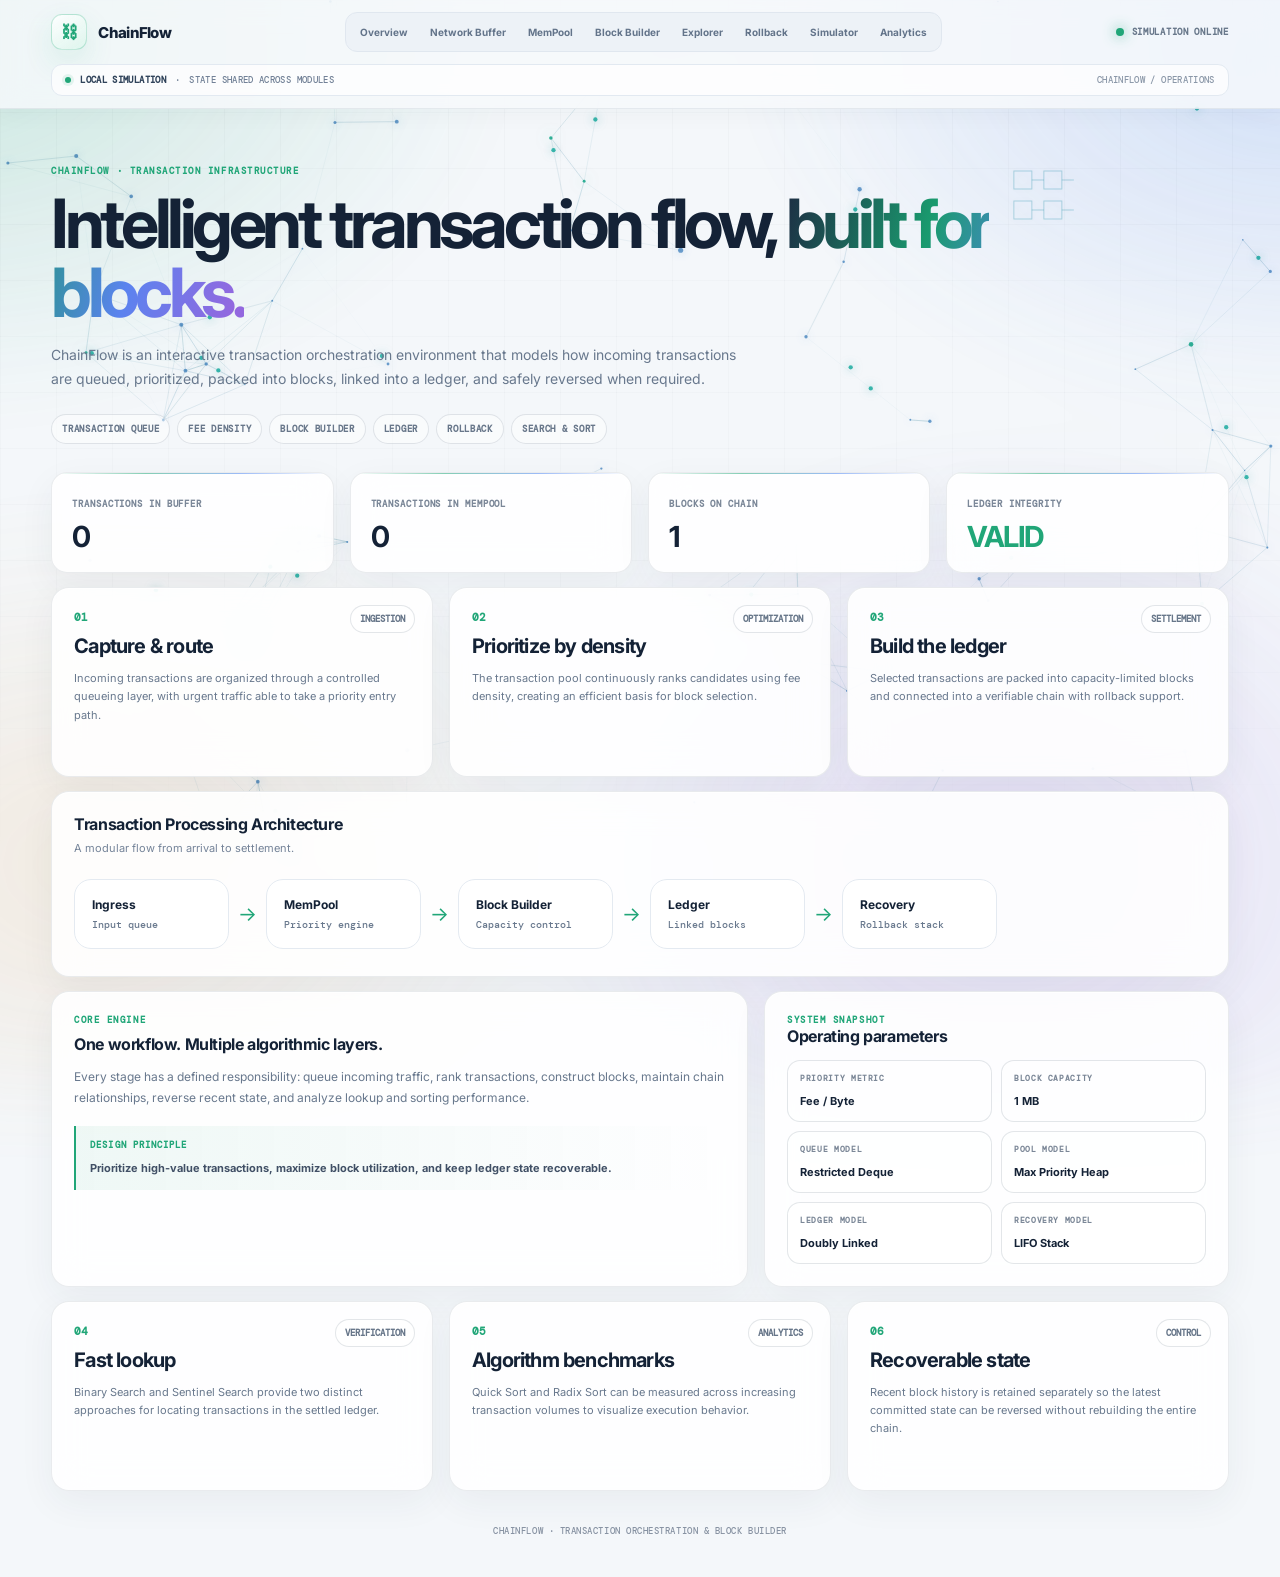
<file: index.html>
<!DOCTYPE html><html lang="en"><head><meta charset="UTF-8"><meta name="viewport" content="width=device-width,initial-scale=1.0">
<title>ChainFlow — Overview</title>
<link rel="preconnect" href="https://fonts.googleapis.com"><link rel="preconnect" href="https://fonts.gstatic.com" crossorigin>
<link href="https://fonts.googleapis.com/css2?family=DM+Mono:wght@400;500;600&family=Inter:wght@400;500;600;700;800&display=swap" rel="stylesheet">
<link rel="stylesheet" href="styles.css"></head><body>
<canvas id="ambient"></canvas>
<div class="nav"><div class="container navin"><div class="brand"><div class="logo"><span>⛓</span></div>ChainFlow</div><nav class="links"><a href="index.html">Overview</a><a href="buffer.html">Network Buffer</a><a href="mempool.html">MemPool</a><a href="builder.html">Block Builder</a><a href="explorer.html">Explorer</a><a href="rollback.html">Rollback</a><a href="simulator.html">Simulator</a><a href="analytics.html">Analytics</a></nav><div class="online">SIMULATION ONLINE</div></div><div class="container"><div class="contextbar"><div class="context-left"><span class="dot"></span><b>LOCAL SIMULATION</b><span>·</span><span>STATE SHARED ACROSS MODULES</span></div><div class="context-right">CHAINFLOW / OPERATIONS</div></div></div></div>
<div class="container">
<section class="hero">
  <div class="eyebrow">CHAINFLOW · TRANSACTION INFRASTRUCTURE</div>
  <h1>Intelligent transaction flow, <span class="grad">built for blocks.</span></h1>
  <p>ChainFlow is an interactive transaction orchestration environment that models how incoming transactions are queued, prioritized, packed into blocks, linked into a ledger, and safely reversed when required.</p>
  <div class="pills">
    <span class="pill">TRANSACTION QUEUE</span>
    <span class="pill">FEE DENSITY</span>
    <span class="pill">BLOCK BUILDER</span>
    <span class="pill">LEDGER</span>
    <span class="pill">ROLLBACK</span>
    <span class="pill">SEARCH & SORT</span>
  </div>
</section>

<section class="grid stats">
  <div class="stat"><small>Transactions in Buffer</small><strong data-buffer-count>0</strong></div>
  <div class="stat"><small>Transactions in MemPool</small><strong data-pool-count>0</strong></div>
  <div class="stat"><small>Blocks on Chain</small><strong data-block-count>1</strong></div>
  <div class="stat"><small>Ledger Integrity</small><strong data-chain-status style="color:var(--green)">VALID</strong></div>
</section>

<section class="grid three sectiongap">
  <div class="card feature">
    <div class="num">01</div><span class="tag">INGESTION</span>
    <h3>Capture & route</h3>
    <p>Incoming transactions are organized through a controlled queueing layer, with urgent traffic able to take a priority entry path.</p>
  </div>
  <div class="card feature">
    <div class="num">02</div><span class="tag">OPTIMIZATION</span>
    <h3>Prioritize by density</h3>
    <p>The transaction pool continuously ranks candidates using fee density, creating an efficient basis for block selection.</p>
  </div>
  <div class="card feature">
    <div class="num">03</div><span class="tag">SETTLEMENT</span>
    <h3>Build the ledger</h3>
    <p>Selected transactions are packed into capacity-limited blocks and connected into a verifiable chain with rollback support.</p>
  </div>
</section>

<section class="card sectiongap">
  <h2>Transaction Processing Architecture</h2>
  <div class="sub">A modular flow from arrival to settlement.</div>
  <div class="pipeline">
    <div class="node"><b>Ingress</b><span>Input queue</span></div><div class="arrow">→</div>
    <div class="node"><b>MemPool</b><span>Priority engine</span></div><div class="arrow">→</div>
    <div class="node"><b>Block Builder</b><span>Capacity control</span></div><div class="arrow">→</div>
    <div class="node"><b>Ledger</b><span>Linked blocks</span></div><div class="arrow">→</div>
    <div class="node"><b>Recovery</b><span>Rollback stack</span></div>
  </div>
</section>

<section class="grid two sectiongap">
  <div class="card executive">
    <div class="eyebrow">CORE ENGINE</div>
    <h2>One workflow. Multiple algorithmic layers.</h2>
    <p>Every stage has a defined responsibility: queue incoming traffic, rank transactions, construct blocks, maintain chain relationships, reverse recent state, and analyze lookup and sorting performance.</p>
    <div class="objective">
      <span>DESIGN PRINCIPLE</span>
      <b>Prioritize high-value transactions, maximize block utilization, and keep ledger state recoverable.</b>
    </div>
  </div>

  <div class="card">
    <div class="eyebrow">SYSTEM SNAPSHOT</div>
    <h2>Operating parameters</h2>
    <div class="specgrid">
      <div><span>PRIORITY METRIC</span><b>Fee / Byte</b></div>
      <div><span>BLOCK CAPACITY</span><b>1 MB</b></div>
      <div><span>QUEUE MODEL</span><b>Restricted Deque</b></div>
      <div><span>POOL MODEL</span><b>Max Priority Heap</b></div>
      <div><span>LEDGER MODEL</span><b>Doubly Linked</b></div>
      <div><span>RECOVERY MODEL</span><b>LIFO Stack</b></div>
    </div>
  </div>
</section>

<section class="grid three sectiongap">
  <div class="card feature">
    <div class="num">04</div><span class="tag">VERIFICATION</span>
    <h3>Fast lookup</h3>
    <p>Binary Search and Sentinel Search provide two distinct approaches for locating transactions in the settled ledger.</p>
  </div>
  <div class="card feature">
    <div class="num">05</div><span class="tag">ANALYTICS</span>
    <h3>Algorithm benchmarks</h3>
    <p>Quick Sort and Radix Sort can be measured across increasing transaction volumes to visualize execution behavior.</p>
  </div>
  <div class="card feature">
    <div class="num">06</div><span class="tag">CONTROL</span>
    <h3>Recoverable state</h3>
    <p>Recent block history is retained separately so the latest committed state can be reversed without rebuilding the entire chain.</p>
  </div>
</section>
</div><div class="footer">CHAINFLOW · TRANSACTION ORCHESTRATION & BLOCK BUILDER</div>
<div id="toast" class="toast" style="position:fixed;right:20px;bottom:20px;z-index:80;padding:12px 15px;border:1px solid var(--line);border-radius:12px;background:rgba(251,252,254,.94);box-shadow:var(--shadow);font-size:11px;opacity:0;transform:translateY(10px);transition:.2s;pointer-events:none"></div>
<script src="app.js"></script><script>
function txRows(a){
 if(!a.length)return '<div class="empty">Nothing here yet.</div>';
 return `<div class="tablewrap"><table><thead><tr><th>ID</th><th>Fee</th><th>Size</th><th>Density</th><th>Type</th></tr></thead><tbody>${
 a.map(x=>`<tr><td class="mono">${x.id}</td><td>${x.fee}</td><td>${x.size}</td><td class="mono">${x.density.toFixed(4)}</td><td><span class="badge ${x.urgent?'urgent':''}">${x.urgent?'URGENT':'NORMAL'}</span></td></tr>`).join("")
 }</tbody></table></div>`
}
function chainCards(a){
 return a.map(b=>`<div class="block"><div class="num">BLOCK #${b.index}</div><h3>${b.txs.length} transaction${b.txs.length===1?'':'s'}</h3><p>HASH · ${b.hash}</p><p>PREV · ${b.prev}</p><p>SIZE · ${b.txs.reduce((s,x)=>s+x.size,0)} bytes</p></div>`).join("")
}
</script></body></html>
</file>
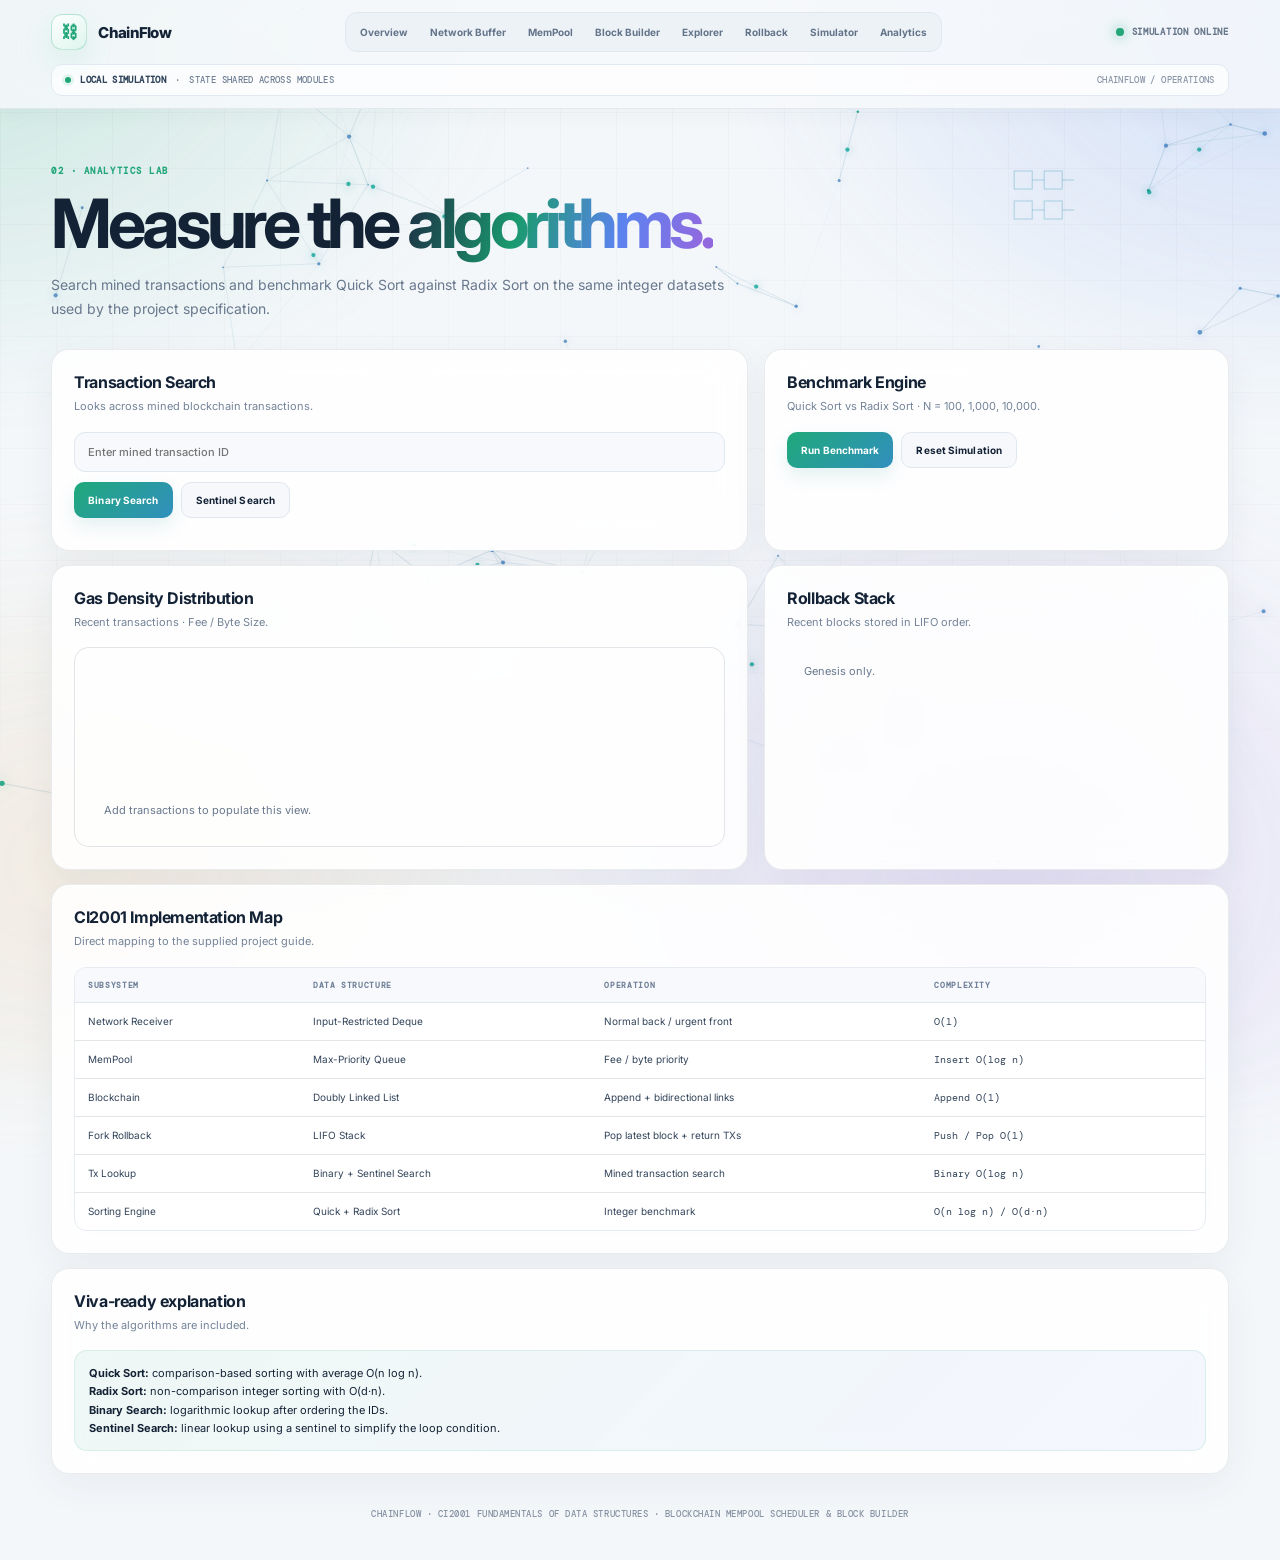
<file: analytics.html>
<!DOCTYPE html><html lang="en"><head><meta charset="UTF-8"><meta name="viewport" content="width=device-width,initial-scale=1.0">
<title>ChainFlow — Analytics</title>
<link rel="preconnect" href="https://fonts.googleapis.com"><link rel="preconnect" href="https://fonts.gstatic.com" crossorigin>
<link href="https://fonts.googleapis.com/css2?family=DM+Mono:wght@400;500;600&family=Inter:wght@400;500;600;700;800&display=swap" rel="stylesheet">
<link rel="stylesheet" href="styles.css"></head><body>
<canvas id="ambient"></canvas>
<div class="nav"><div class="container navin"><div class="brand"><div class="logo"><span>⛓</span></div>ChainFlow</div><nav class="links"><a href="index.html">Overview</a><a href="buffer.html">Network Buffer</a><a href="mempool.html">MemPool</a><a href="builder.html">Block Builder</a><a href="explorer.html">Explorer</a><a href="rollback.html">Rollback</a><a href="simulator.html">Simulator</a><a href="analytics.html">Analytics</a></nav><div class="online">SIMULATION ONLINE</div></div><div class="container"><div class="contextbar"><div class="context-left"><span class="dot"></span><b>LOCAL SIMULATION</b><span>·</span><span>STATE SHARED ACROSS MODULES</span></div><div class="context-right">CHAINFLOW / OPERATIONS</div></div></div></div>
<div class="container">
<section class="hero"><div class="eyebrow">02 · ANALYTICS LAB</div>
<h1>Measure the <span class="grad">algorithms.</span></h1>
<p>Search mined transactions and benchmark Quick Sort against Radix Sort on the same integer datasets used by the project specification.</p>
</section>
<section class="grid two">
<div class="card"><h2>Transaction Search</h2><div class="sub">Looks across mined blockchain transactions.</div>
<input id="searchId" placeholder="Enter mined transaction ID">
<div class="actions" style="margin-top:10px"><button onclick="runSearch('binary')">Binary Search</button><button class="secondary" onclick="runSearch('sentinel')">Sentinel Search</button></div><div id="searchResult" style="margin-top:10px"></div>
</div>
<div class="card"><h2>Benchmark Engine</h2><div class="sub">Quick Sort vs Radix Sort · N = 100, 1,000, 10,000.</div>
<div class="actions"><button onclick="runBenchmark()">Run Benchmark</button><button class="secondary" onclick="resetProject()">Reset Simulation</button></div><div id="bench" style="margin-top:8px"></div>
</div></section>
<section class="grid two sectiongap">
<div class="card"><h2>Gas Density Distribution</h2><div class="sub">Recent transactions · Fee / Byte Size.</div><div class="chart" id="densityChart"></div></div>
<div class="card"><h2>Rollback Stack</h2><div class="sub">Recent blocks stored in LIFO order.</div><div class="stack" id="rollbackStack"></div></div>
</section>
<section class="card sectiongap"><h2>CI2001 Implementation Map</h2><div class="sub">Direct mapping to the supplied project guide.</div>
<div class="tablewrap"><table><thead><tr><th>Subsystem</th><th>Data Structure</th><th>Operation</th><th>Complexity</th></tr></thead><tbody>
<tr><td>Network Receiver</td><td>Input-Restricted Deque</td><td>Normal back / urgent front</td><td class="mono">O(1)</td></tr>
<tr><td>MemPool</td><td>Max-Priority Queue</td><td>Fee / byte priority</td><td class="mono">Insert O(log n)</td></tr>
<tr><td>Blockchain</td><td>Doubly Linked List</td><td>Append + bidirectional links</td><td class="mono">Append O(1)</td></tr>
<tr><td>Fork Rollback</td><td>LIFO Stack</td><td>Pop latest block + return TXs</td><td class="mono">Push / Pop O(1)</td></tr>
<tr><td>Tx Lookup</td><td>Binary + Sentinel Search</td><td>Mined transaction search</td><td class="mono">Binary O(log n)</td></tr>
<tr><td>Sorting Engine</td><td>Quick + Radix Sort</td><td>Integer benchmark</td><td class="mono">O(n log n) / O(d·n)</td></tr>
</tbody></table></div>
</section>
<section class="card sectiongap"><h2>Viva-ready explanation</h2><div class="sub">Why the algorithms are included.</div>
<div class="result"><b>Quick Sort:</b> comparison-based sorting with average O(n log n).<br>
<b>Radix Sort:</b> non-comparison integer sorting with O(d·n).<br>
<b>Binary Search:</b> logarithmic lookup after ordering the IDs.<br>
<b>Sentinel Search:</b> linear lookup using a sentinel to simplify the loop condition.</div>
</section>
</div><div class="footer">CHAINFLOW · CI2001 FUNDAMENTALS OF DATA STRUCTURES · BLOCKCHAIN MEMPOOL SCHEDULER & BLOCK BUILDER</div>
<div id="toast" class="toast" style="position:fixed;right:20px;bottom:20px;z-index:80;padding:12px 15px;border:1px solid var(--line);border-radius:12px;background:rgba(251,252,254,.94);box-shadow:var(--shadow);font-size:11px;opacity:0;transform:translateY(10px);transition:.2s;pointer-events:none"></div>
<script src="app.js"></script><script>
function txRows(a){
 if(!a.length)return '<div class="empty">Nothing here yet.</div>';
 return `<div class="tablewrap"><table><thead><tr><th>ID</th><th>Fee</th><th>Size</th><th>Density</th><th>Type</th></tr></thead><tbody>${
 a.map(x=>`<tr><td class="mono">${x.id}</td><td>${x.fee}</td><td>${x.size}</td><td class="mono">${x.density.toFixed(4)}</td><td><span class="badge ${x.urgent?'urgent':''}">${x.urgent?'URGENT':'NORMAL'}</span></td></tr>`).join("")
 }</tbody></table></div>`
}
function chainCards(a){
 return a.map(b=>`<div class="block"><div class="num">BLOCK #${b.index}</div><h3>${b.txs.length} transaction${b.txs.length===1?'':'s'}</h3><p>HASH · ${b.hash}</p><p>PREV · ${b.prev}</p><p>SIZE · ${b.txs.reduce((s,x)=>s+x.size,0)} bytes</p></div>`).join("")
}

window.runSearch=function(type){
 const id=document.getElementById("searchId").value.trim(); if(!id){toast("Enter a transaction ID");return}
 const a=instances().chain.items().flatMap(b=>b.txs||[]).map(txFrom); const t=performance.now(); const f=type==="binary"?binarySearch(id,a):sentinelSearch(id,a); const ms=(performance.now()-t).toFixed(3);
 document.getElementById("searchResult").innerHTML=`<div class="result"><b>${f?"Found":"Not found"}</b> · ${type==="binary"?"Binary Search":"Sentinel Search"} · ${ms} ms${f?`<br><span class="mono">${f.id} · fee ${f.fee} · size ${f.size} · density ${f.density.toFixed(4)}</span>`:""}</div>`;
}
window.runBenchmark=function(){
 const r=benchmark(),mx=Math.max(...r.flatMap(x=>[x.q,x.r]));
 document.getElementById("bench").innerHTML=r.map(x=>`<div class="barrow"><span>N=${x.n.toLocaleString()}</span><div class="bar"><div class="fill" style="width:${Math.max(5,x.q/mx*100)}%"></div></div><span>Q ${x.q.toFixed(2)}ms</span></div><div class="barrow"><span></span><div class="bar"><div class="fill" style="width:${Math.max(5,x.r/mx*100)}%"></div></div><span>R ${x.r.toFixed(2)}ms</span></div>`).join("");
}
window.renderPage=function(){
 const {chain,stack}=instances(); const txs=[...STATE.buffer,...STATE.pool,...chain.items().flatMap(b=>b.txs||[])].slice(-14).map(txFrom); const max=Math.max(...txs.map(x=>x.density),1);
 const dc=document.getElementById("densityChart"); if(dc)dc.innerHTML=txs.length?txs.map(x=>`<i title="${x.id}: ${x.density.toFixed(4)}" style="height:${Math.max(8,x.density/max*170)}px"></i>`).join(""):'<div class="empty">Add transactions to populate this view.</div>';
 const rs=document.getElementById("rollbackStack"); const arr=stack.items().slice().reverse(); if(rs)rs.innerHTML=arr.length?arr.map(b=>`<div class="stackitem">BLOCK #${b.index} · ${b.txs.length} TX · ROLLBACK READY</div>`).join(""):'<div class="empty">Genesis only.</div>';
}
</script></body></html>
</file>
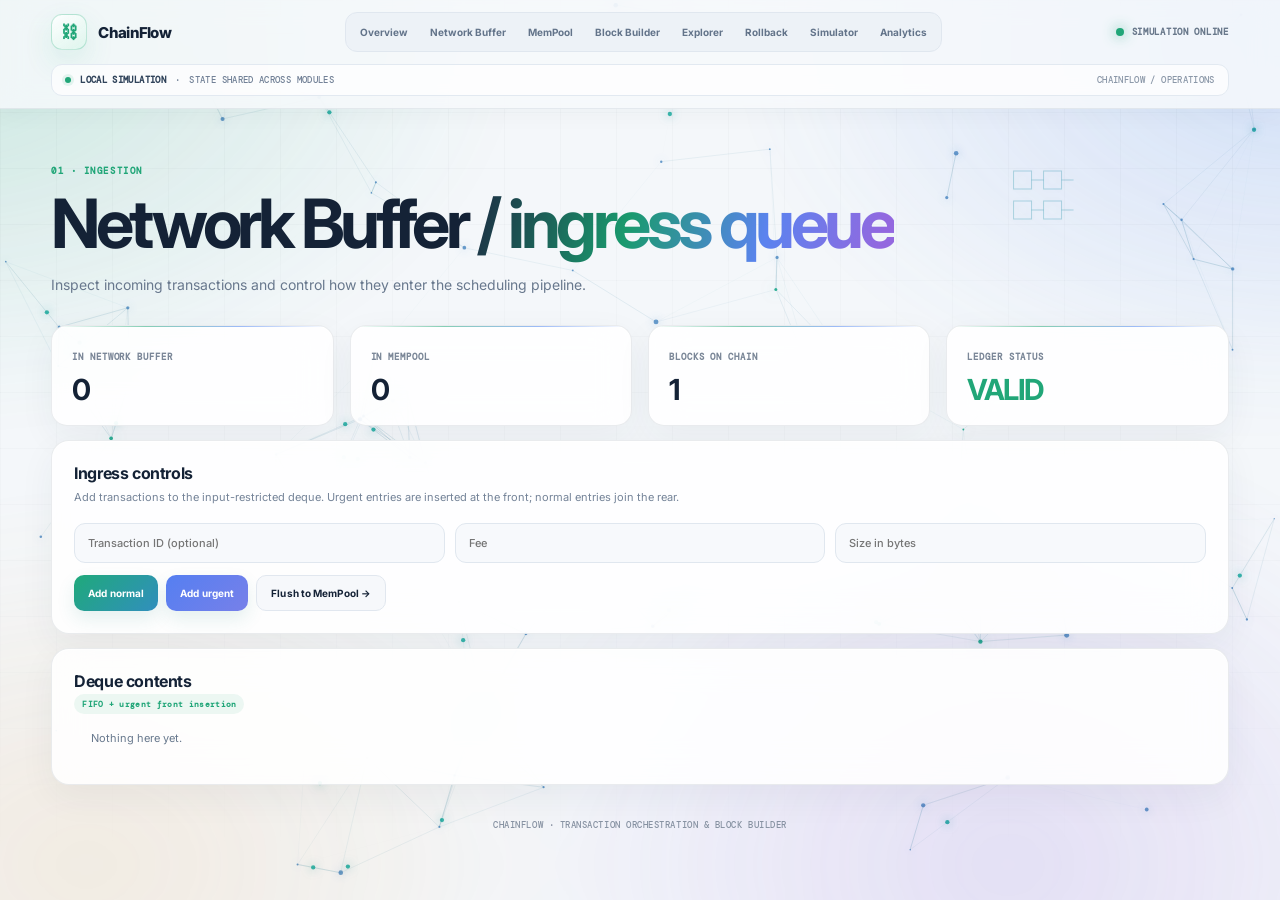
<file: buffer.html>
<!DOCTYPE html><html lang="en"><head><meta charset="UTF-8"><meta name="viewport" content="width=device-width,initial-scale=1.0"><title>ChainFlow — Network Buffer</title><link rel="preconnect" href="https://fonts.googleapis.com"><link rel="preconnect" href="https://fonts.gstatic.com" crossorigin><link href="https://fonts.googleapis.com/css2?family=DM+Mono:wght@400;500;600&family=Inter:wght@400;500;600;700;800&display=swap" rel="stylesheet"><link rel="stylesheet" href="styles.css"></head><body><canvas id="ambient"></canvas><div class="nav"><div class="container navin"><div class="brand"><div class="logo"><span>⛓</span></div>ChainFlow</div><nav class="links"><a href="index.html">Overview</a><a href="buffer.html">Network Buffer</a><a href="mempool.html">MemPool</a><a href="builder.html">Block Builder</a><a href="explorer.html">Explorer</a><a href="rollback.html">Rollback</a><a href="simulator.html">Simulator</a><a href="analytics.html">Analytics</a></nav><div class="online">SIMULATION ONLINE</div></div><div class="container"><div class="contextbar"><div class="context-left"><span class="dot"></span><b>LOCAL SIMULATION</b><span>·</span><span>STATE SHARED ACROSS MODULES</span></div><div class="context-right">CHAINFLOW / OPERATIONS</div></div></div></div><div class="container"><section class="hero"><div class="eyebrow">01 · INGESTION</div><h1>Network Buffer <span class="grad">/ ingress queue</span></h1><p>Inspect incoming transactions and control how they enter the scheduling pipeline.</p></section><section class="grid stats"><div class="stat"><small>In Network Buffer</small><strong data-buffer-count>0</strong></div><div class="stat"><small>In MemPool</small><strong data-pool-count>0</strong></div><div class="stat"><small>Blocks on Chain</small><strong data-block-count>1</strong></div><div class="stat"><small>Ledger Status</small><strong data-chain-status style="color:var(--green)">VALID</strong></div></section><section class="card sectiongap"><h2>Ingress controls</h2><div class="sub">Add transactions to the input-restricted deque. Urgent entries are inserted at the front; normal entries join the rear.</div><div class="formgrid"><input id="txId" placeholder="Transaction ID (optional)"><input id="txFee" type="number" min="1" placeholder="Fee"><input id="txSize" type="number" min="1" placeholder="Size in bytes"></div><div class="actions" style="margin-top:12px"><button onclick="addTransaction(false)">Add normal</button><button class="blue" onclick="addTransaction(true)">Add urgent</button><button class="secondary" onclick="moveBuffer()">Flush to MemPool →</button></div></section><section class="card sectiongap"><div class="sectionhead"><h2>Deque contents</h2><span class="badge">FIFO + urgent front insertion</span></div><div id="items"></div></section></div><div class="footer">CHAINFLOW · TRANSACTION ORCHESTRATION & BLOCK BUILDER</div><div id="toast" class="toast" style="position:fixed;right:20px;bottom:20px;z-index:80;padding:12px 15px;border:1px solid var(--line);border-radius:12px;background:rgba(251,252,254,.94);box-shadow:var(--shadow);font-size:11px;opacity:0;transform:translateY(10px);transition:.2s;pointer-events:none"></div><script src="app.js"></script><script>function rows(a){if(!a.length)return '<div class="empty">Nothing here yet.</div>';return `<div class="tablewrap"><table><thead><tr><th>Transaction ID</th><th>Fee</th><th>Bytes</th><th>Fee density</th><th>Class</th></tr></thead><tbody>${a.map(t=>`<tr><td class="mono">${t.id}</td><td>${t.fee}</td><td>${t.size}</td><td class="mono">${t.density.toFixed(4)}</td><td><span class="badge ${t.urgent?'urgent':''}">${t.urgent?'URGENT':'NORMAL'}</span></td></tr>`).join('')}</tbody></table></div>`}window.renderPage=()=>{const {buffer}=instances();document.getElementById('items').innerHTML=rows(buffer.items())};</script></body></html>
</file>
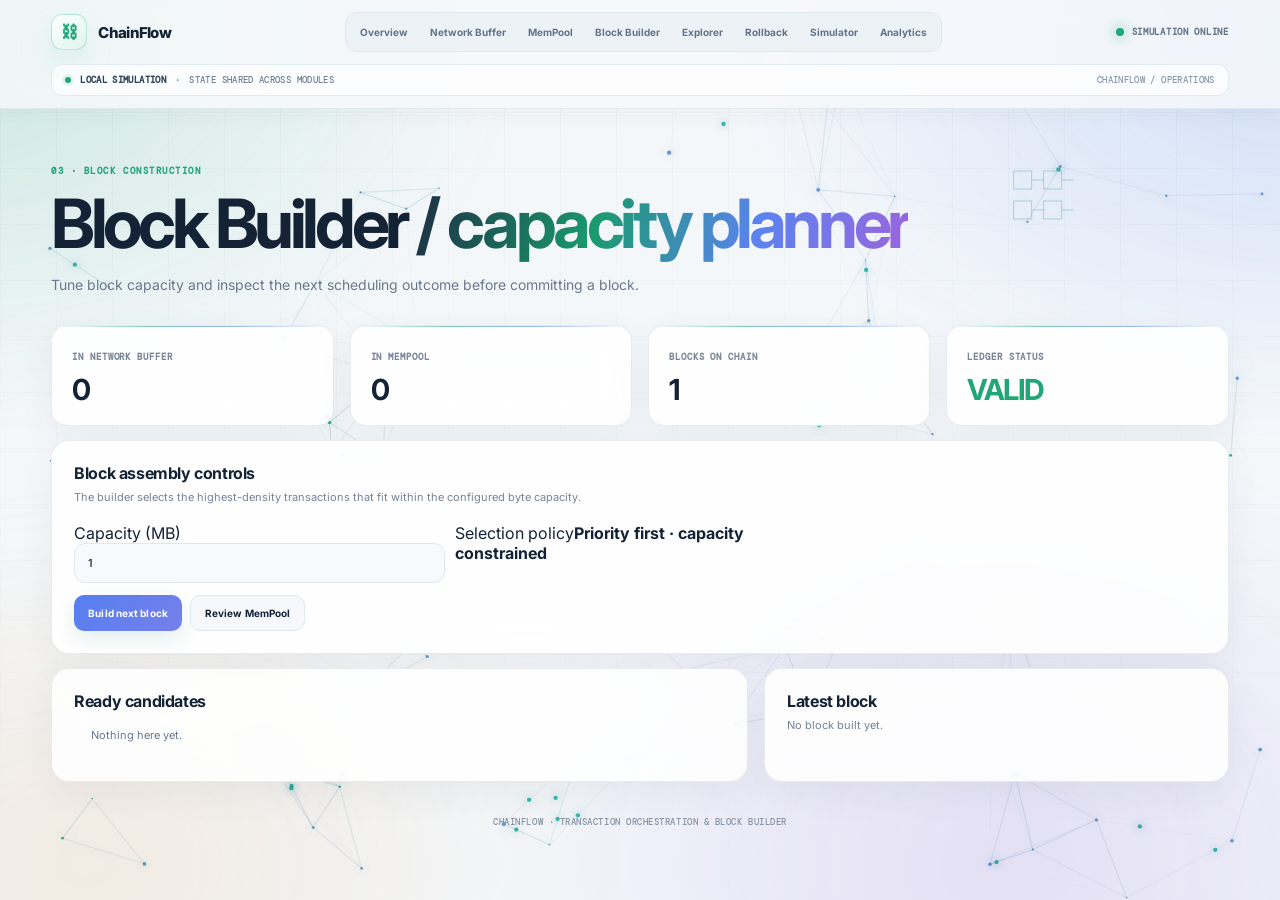
<file: builder.html>
<!DOCTYPE html><html lang="en"><head><meta charset="UTF-8"><meta name="viewport" content="width=device-width,initial-scale=1.0"><title>ChainFlow — Block Builder</title><link rel="preconnect" href="https://fonts.googleapis.com"><link rel="preconnect" href="https://fonts.gstatic.com" crossorigin><link href="https://fonts.googleapis.com/css2?family=DM+Mono:wght@400;500;600&family=Inter:wght@400;500;600;700;800&display=swap" rel="stylesheet"><link rel="stylesheet" href="styles.css"></head><body><canvas id="ambient"></canvas><div class="nav"><div class="container navin"><div class="brand"><div class="logo"><span>⛓</span></div>ChainFlow</div><nav class="links"><a href="index.html">Overview</a><a href="buffer.html">Network Buffer</a><a href="mempool.html">MemPool</a><a href="builder.html">Block Builder</a><a href="explorer.html">Explorer</a><a href="rollback.html">Rollback</a><a href="simulator.html">Simulator</a><a href="analytics.html">Analytics</a></nav><div class="online">SIMULATION ONLINE</div></div><div class="container"><div class="contextbar"><div class="context-left"><span class="dot"></span><b>LOCAL SIMULATION</b><span>·</span><span>STATE SHARED ACROSS MODULES</span></div><div class="context-right">CHAINFLOW / OPERATIONS</div></div></div></div><div class="container"><section class="hero"><div class="eyebrow">03 · BLOCK CONSTRUCTION</div><h1>Block Builder <span class="grad">/ capacity planner</span></h1><p>Tune block capacity and inspect the next scheduling outcome before committing a block.</p></section><section class="grid stats"><div class="stat"><small>In Network Buffer</small><strong data-buffer-count>0</strong></div><div class="stat"><small>In MemPool</small><strong data-pool-count>0</strong></div><div class="stat"><small>Blocks on Chain</small><strong data-block-count>1</strong></div><div class="stat"><small>Ledger Status</small><strong data-chain-status style="color:var(--green)">VALID</strong></div></section><section class="card sectiongap"><h2>Block assembly controls</h2><div class="sub">The builder selects the highest-density transactions that fit within the configured byte capacity.</div><div class="formgrid"><label class="controlfield">Capacity (MB)<input id="capacityMB" type="number" min="0.01" max="16" step="0.25" value="1"></label><div class="controlfield"><span>Selection policy</span><b>Priority first · capacity constrained</b></div></div><div class="actions" style="margin-top:12px"><button class="blue" onclick="mineBlock()">Build next block</button><button class="secondary" onclick="location.href='mempool.html'">Review MemPool</button></div></section><section class="grid two sectiongap"><div class="card"><h2>Ready candidates</h2><div id="items"></div></div><div class="card"><h2>Latest block</h2><div id="latest" class="sub">No block built yet.</div></div></section></div><div class="footer">CHAINFLOW · TRANSACTION ORCHESTRATION & BLOCK BUILDER</div><div id="toast" class="toast" style="position:fixed;right:20px;bottom:20px;z-index:80;padding:12px 15px;border:1px solid var(--line);border-radius:12px;background:rgba(251,252,254,.94);box-shadow:var(--shadow);font-size:11px;opacity:0;transform:translateY(10px);transition:.2s;pointer-events:none"></div><script src="app.js"></script><script>function rows(a){if(!a.length)return '<div class="empty">Nothing here yet.</div>';return `<div class="tablewrap"><table><thead><tr><th>Transaction ID</th><th>Fee</th><th>Bytes</th><th>Fee density</th><th>Class</th></tr></thead><tbody>${a.map(t=>`<tr><td class="mono">${t.id}</td><td>${t.fee}</td><td>${t.size}</td><td class="mono">${t.density.toFixed(4)}</td><td><span class="badge ${t.urgent?'urgent':''}">${t.urgent?'URGENT':'NORMAL'}</span></td></tr>`).join('')}</tbody></table></div>`}window.renderPage=()=>{const {pool,chain}=instances();document.getElementById('items').innerHTML=rows(pool.items());const b=chain.tail.data;document.getElementById('latest').innerHTML=b.index?`<b>Block #${b.index}</b><p>${b.txs.length} transactions · ${b.txs.reduce((n,t)=>n+t.size,0).toLocaleString()} bytes</p><p class="mono">HASH · ${b.hash}</p>`:'No block built yet.'};</script></body></html>
</file>
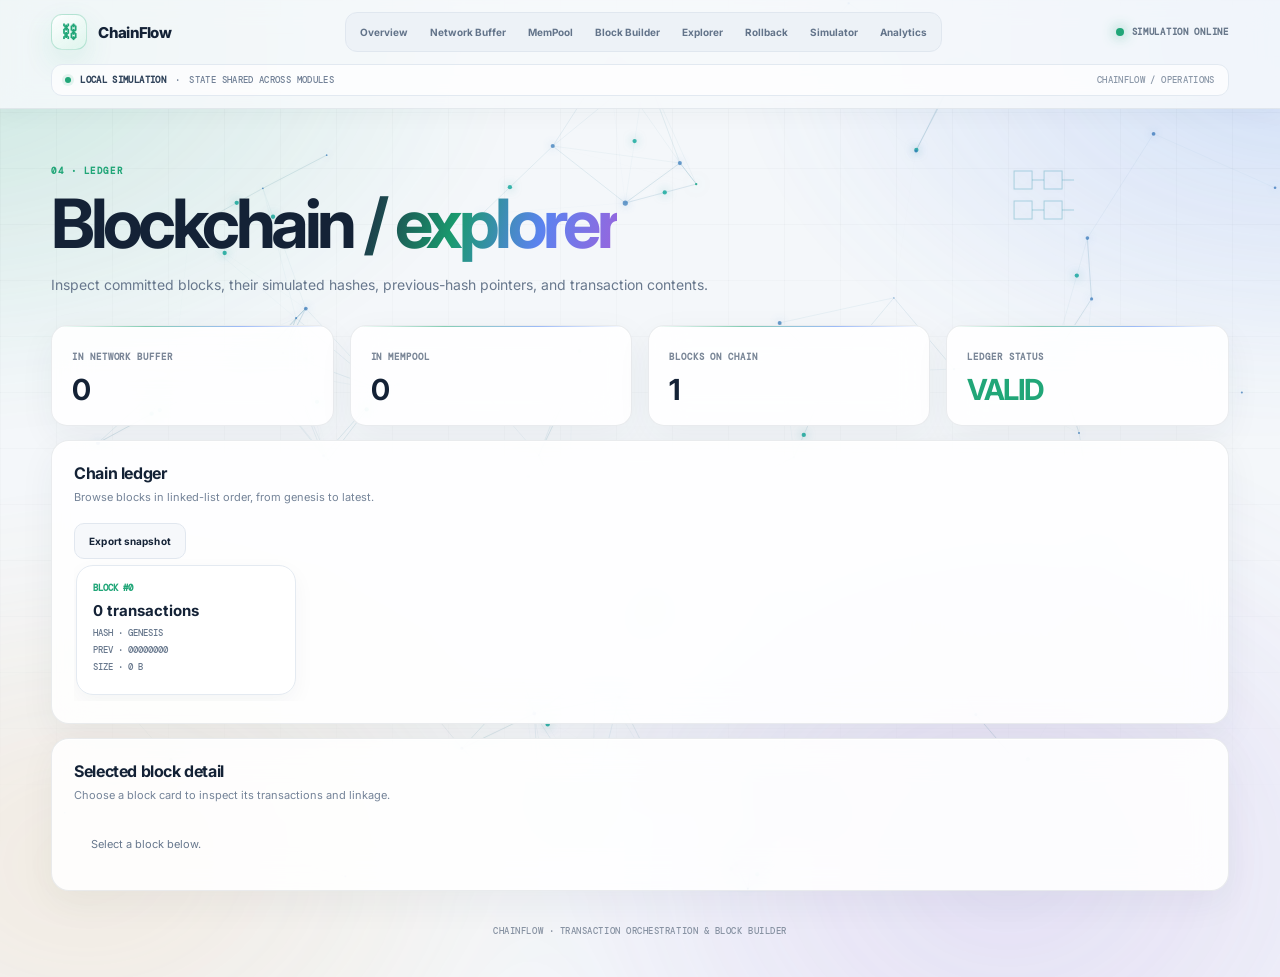
<file: explorer.html>
<!DOCTYPE html><html lang="en"><head><meta charset="UTF-8"><meta name="viewport" content="width=device-width,initial-scale=1.0"><title>ChainFlow — Explorer</title><link rel="preconnect" href="https://fonts.googleapis.com"><link rel="preconnect" href="https://fonts.gstatic.com" crossorigin><link href="https://fonts.googleapis.com/css2?family=DM+Mono:wght@400;500;600&family=Inter:wght@400;500;600;700;800&display=swap" rel="stylesheet"><link rel="stylesheet" href="styles.css"></head><body><canvas id="ambient"></canvas><div class="nav"><div class="container navin"><div class="brand"><div class="logo"><span>⛓</span></div>ChainFlow</div><nav class="links"><a href="index.html">Overview</a><a href="buffer.html">Network Buffer</a><a href="mempool.html">MemPool</a><a href="builder.html">Block Builder</a><a href="explorer.html">Explorer</a><a href="rollback.html">Rollback</a><a href="simulator.html">Simulator</a><a href="analytics.html">Analytics</a></nav><div class="online">SIMULATION ONLINE</div></div><div class="container"><div class="contextbar"><div class="context-left"><span class="dot"></span><b>LOCAL SIMULATION</b><span>·</span><span>STATE SHARED ACROSS MODULES</span></div><div class="context-right">CHAINFLOW / OPERATIONS</div></div></div></div><div class="container"><section class="hero"><div class="eyebrow">04 · LEDGER</div><h1>Blockchain <span class="grad">/ explorer</span></h1><p>Inspect committed blocks, their simulated hashes, previous-hash pointers, and transaction contents.</p></section><section class="grid stats"><div class="stat"><small>In Network Buffer</small><strong data-buffer-count>0</strong></div><div class="stat"><small>In MemPool</small><strong data-pool-count>0</strong></div><div class="stat"><small>Blocks on Chain</small><strong data-block-count>1</strong></div><div class="stat"><small>Ledger Status</small><strong data-chain-status style="color:var(--green)">VALID</strong></div></section><section class="card sectiongap"><div class="sectionhead"><div><h2>Chain ledger</h2><div class="sub">Browse blocks in linked-list order, from genesis to latest.</div></div><button class="secondary" onclick="exportSnapshot()">Export snapshot</button></div><div id="blocks" class="chain"></div></section><section class="card sectiongap"><h2>Selected block detail</h2><div class="sub">Choose a block card to inspect its transactions and linkage.</div><div id="detail" class="empty">Select a block below.</div></section></div><div class="footer">CHAINFLOW · TRANSACTION ORCHESTRATION & BLOCK BUILDER</div><div id="toast" class="toast" style="position:fixed;right:20px;bottom:20px;z-index:80;padding:12px 15px;border:1px solid var(--line);border-radius:12px;background:rgba(251,252,254,.94);box-shadow:var(--shadow);font-size:11px;opacity:0;transform:translateY(10px);transition:.2s;pointer-events:none"></div><script src="app.js"></script><script>function rows(a){if(!a.length)return '<div class="empty">Nothing here yet.</div>';return `<div class="tablewrap"><table><thead><tr><th>Transaction ID</th><th>Fee</th><th>Bytes</th><th>Fee density</th><th>Class</th></tr></thead><tbody>${a.map(t=>`<tr><td class="mono">${t.id}</td><td>${t.fee}</td><td>${t.size}</td><td class="mono">${t.density.toFixed(4)}</td><td><span class="badge ${t.urgent?'urgent':''}">${t.urgent?'URGENT':'NORMAL'}</span></td></tr>`).join('')}</tbody></table></div>`}window.renderPage=()=>{const {chain}=instances();document.getElementById('blocks').innerHTML=chain.items().map(b=>`<div class="block" onclick="showBlock(${b.index})" style="cursor:pointer"><div class="num">BLOCK #${b.index}</div><h3>${b.txs.length} transactions</h3><p>HASH · ${b.hash}</p><p>PREV · ${b.prev}</p><p>SIZE · ${b.txs.reduce((n,t)=>n+t.size,0).toLocaleString()} B</p></div>`).join('');};function showBlock(i){const b=instances().chain.items().find(x=>x.index===i);document.getElementById('detail').innerHTML=`<h3>Block #${b.index}</h3><p>Hash: <span class="mono">${b.hash}</span></p><p>Previous: <span class="mono">${b.prev}</span></p>${rows(b.txs)}`};</script></body></html>
</file>
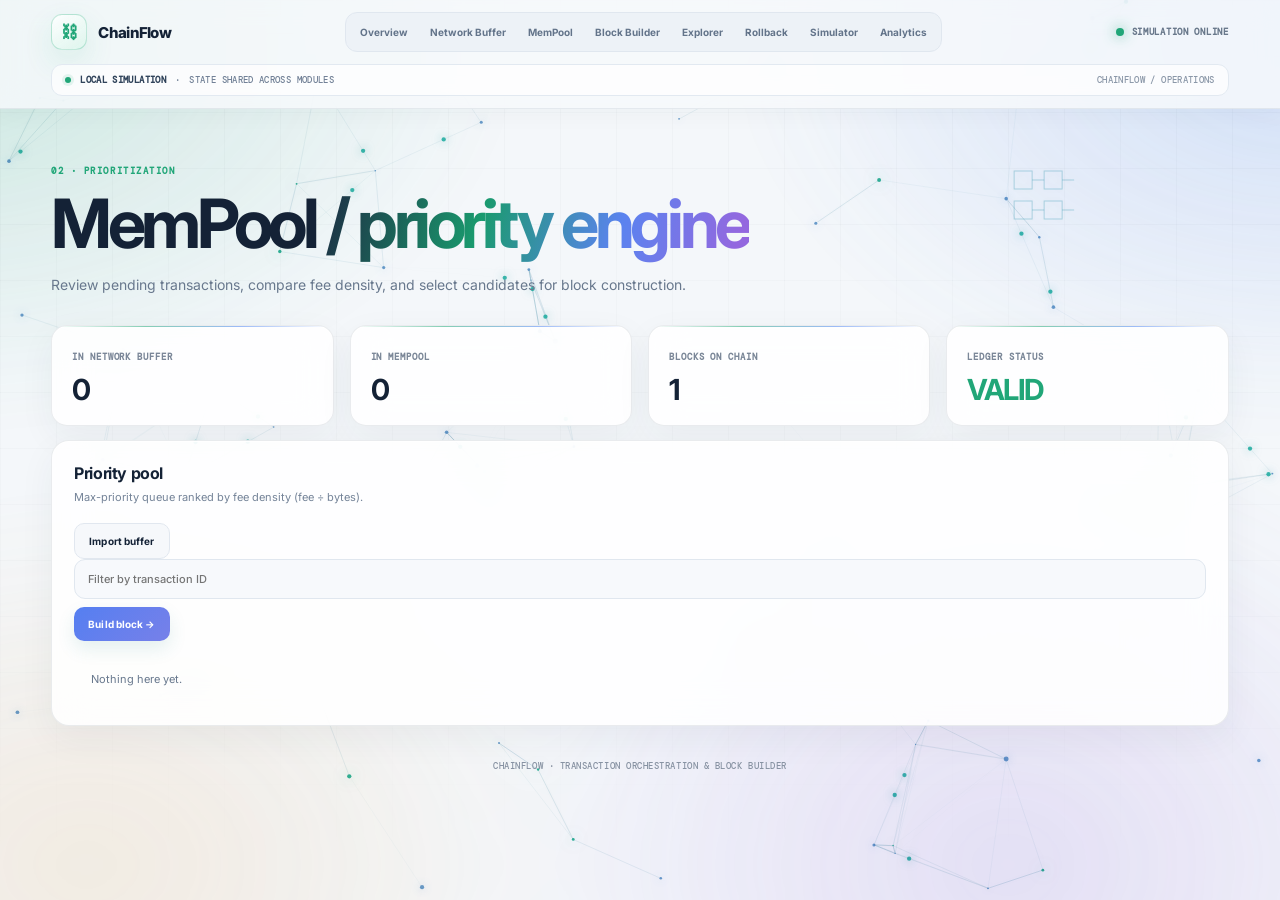
<file: mempool.html>
<!DOCTYPE html><html lang="en"><head><meta charset="UTF-8"><meta name="viewport" content="width=device-width,initial-scale=1.0"><title>ChainFlow — MemPool</title><link rel="preconnect" href="https://fonts.googleapis.com"><link rel="preconnect" href="https://fonts.gstatic.com" crossorigin><link href="https://fonts.googleapis.com/css2?family=DM+Mono:wght@400;500;600&family=Inter:wght@400;500;600;700;800&display=swap" rel="stylesheet"><link rel="stylesheet" href="styles.css"></head><body><canvas id="ambient"></canvas><div class="nav"><div class="container navin"><div class="brand"><div class="logo"><span>⛓</span></div>ChainFlow</div><nav class="links"><a href="index.html">Overview</a><a href="buffer.html">Network Buffer</a><a href="mempool.html">MemPool</a><a href="builder.html">Block Builder</a><a href="explorer.html">Explorer</a><a href="rollback.html">Rollback</a><a href="simulator.html">Simulator</a><a href="analytics.html">Analytics</a></nav><div class="online">SIMULATION ONLINE</div></div><div class="container"><div class="contextbar"><div class="context-left"><span class="dot"></span><b>LOCAL SIMULATION</b><span>·</span><span>STATE SHARED ACROSS MODULES</span></div><div class="context-right">CHAINFLOW / OPERATIONS</div></div></div></div><div class="container"><section class="hero"><div class="eyebrow">02 · PRIORITIZATION</div><h1>MemPool <span class="grad">/ priority engine</span></h1><p>Review pending transactions, compare fee density, and select candidates for block construction.</p></section><section class="grid stats"><div class="stat"><small>In Network Buffer</small><strong data-buffer-count>0</strong></div><div class="stat"><small>In MemPool</small><strong data-pool-count>0</strong></div><div class="stat"><small>Blocks on Chain</small><strong data-block-count>1</strong></div><div class="stat"><small>Ledger Status</small><strong data-chain-status style="color:var(--green)">VALID</strong></div></section><section class="card sectiongap"><div class="sectionhead"><div><h2>Priority pool</h2><div class="sub">Max-priority queue ranked by fee density (fee ÷ bytes).</div></div><button class="secondary" onclick="moveBuffer()">Import buffer</button></div><div class="actions"><input id="poolFilter" placeholder="Filter by transaction ID" oninput="renderPage()"><button class="blue" onclick="mineBlock()">Build block →</button></div><div id="items" style="margin-top:14px"></div></section></div><div class="footer">CHAINFLOW · TRANSACTION ORCHESTRATION & BLOCK BUILDER</div><div id="toast" class="toast" style="position:fixed;right:20px;bottom:20px;z-index:80;padding:12px 15px;border:1px solid var(--line);border-radius:12px;background:rgba(251,252,254,.94);box-shadow:var(--shadow);font-size:11px;opacity:0;transform:translateY(10px);transition:.2s;pointer-events:none"></div><script src="app.js"></script><script>function rows(a){if(!a.length)return '<div class="empty">Nothing here yet.</div>';return `<div class="tablewrap"><table><thead><tr><th>Transaction ID</th><th>Fee</th><th>Bytes</th><th>Fee density</th><th>Class</th></tr></thead><tbody>${a.map(t=>`<tr><td class="mono">${t.id}</td><td>${t.fee}</td><td>${t.size}</td><td class="mono">${t.density.toFixed(4)}</td><td><span class="badge ${t.urgent?'urgent':''}">${t.urgent?'URGENT':'NORMAL'}</span></td></tr>`).join('')}</tbody></table></div>`}window.renderPage=()=>{const {pool}=instances();const q=(document.getElementById('poolFilter')?.value||'').toLowerCase();document.getElementById('items').innerHTML=rows(pool.items().filter(t=>t.id.toLowerCase().includes(q)))};</script></body></html>
</file>
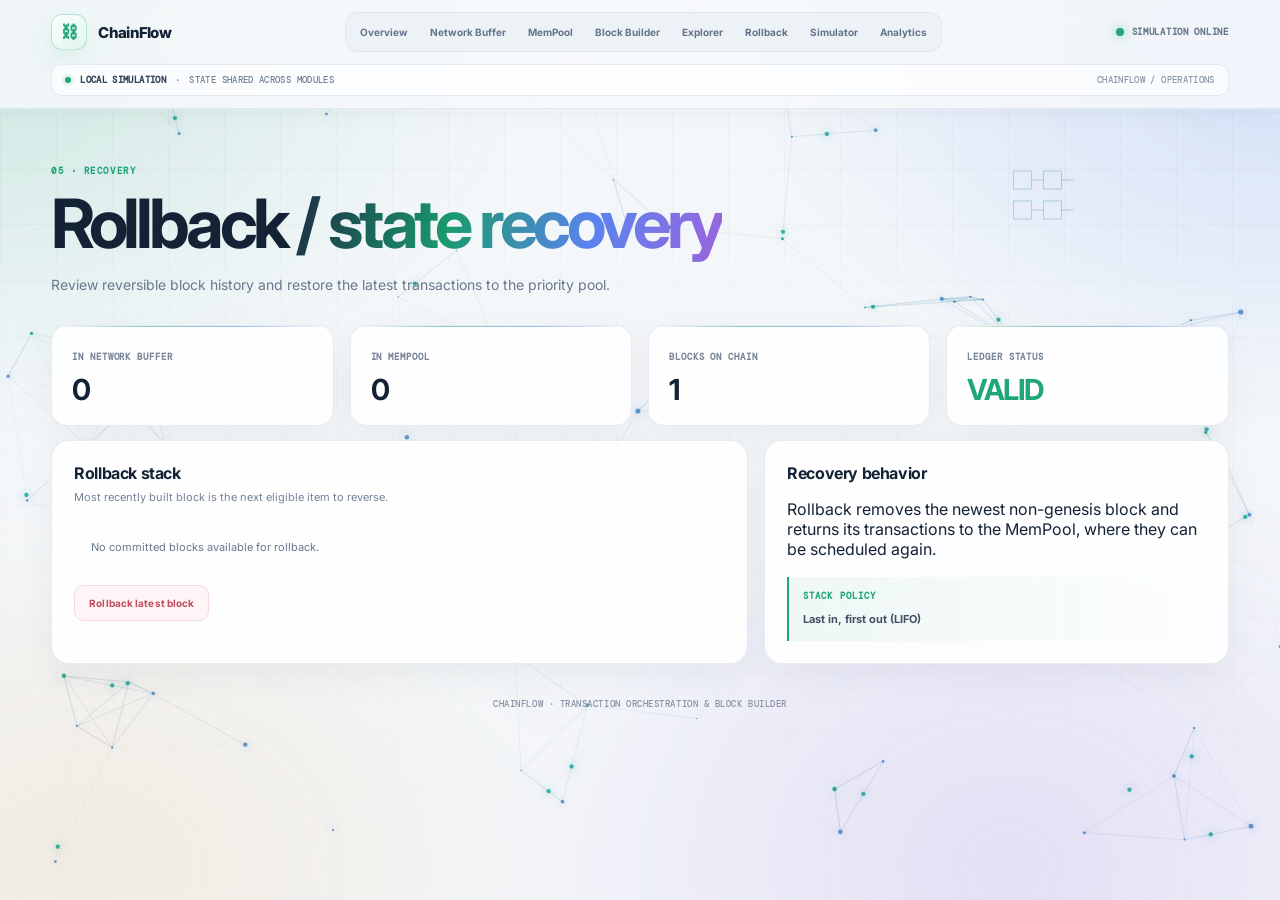
<file: rollback.html>
<!DOCTYPE html><html lang="en"><head><meta charset="UTF-8"><meta name="viewport" content="width=device-width,initial-scale=1.0"><title>ChainFlow — Rollback</title><link rel="preconnect" href="https://fonts.googleapis.com"><link rel="preconnect" href="https://fonts.gstatic.com" crossorigin><link href="https://fonts.googleapis.com/css2?family=DM+Mono:wght@400;500;600&family=Inter:wght@400;500;600;700;800&display=swap" rel="stylesheet"><link rel="stylesheet" href="styles.css"></head><body><canvas id="ambient"></canvas><div class="nav"><div class="container navin"><div class="brand"><div class="logo"><span>⛓</span></div>ChainFlow</div><nav class="links"><a href="index.html">Overview</a><a href="buffer.html">Network Buffer</a><a href="mempool.html">MemPool</a><a href="builder.html">Block Builder</a><a href="explorer.html">Explorer</a><a href="rollback.html">Rollback</a><a href="simulator.html">Simulator</a><a href="analytics.html">Analytics</a></nav><div class="online">SIMULATION ONLINE</div></div><div class="container"><div class="contextbar"><div class="context-left"><span class="dot"></span><b>LOCAL SIMULATION</b><span>·</span><span>STATE SHARED ACROSS MODULES</span></div><div class="context-right">CHAINFLOW / OPERATIONS</div></div></div></div><div class="container"><section class="hero"><div class="eyebrow">05 · RECOVERY</div><h1>Rollback <span class="grad">/ state recovery</span></h1><p>Review reversible block history and restore the latest transactions to the priority pool.</p></section><section class="grid stats"><div class="stat"><small>In Network Buffer</small><strong data-buffer-count>0</strong></div><div class="stat"><small>In MemPool</small><strong data-pool-count>0</strong></div><div class="stat"><small>Blocks on Chain</small><strong data-block-count>1</strong></div><div class="stat"><small>Ledger Status</small><strong data-chain-status style="color:var(--green)">VALID</strong></div></section><section class="grid two sectiongap"><div class="card"><h2>Rollback stack</h2><div class="sub">Most recently built block is the next eligible item to reverse.</div><div id="stack"></div><div class="actions" style="margin-top:14px"><button class="danger" onclick="rollbackBlock()">Rollback latest block</button></div></div><div class="card"><h2>Recovery behavior</h2><p>Rollback removes the newest non-genesis block and returns its transactions to the MemPool, where they can be scheduled again.</p><div class="objective"><span>STACK POLICY</span><b>Last in, first out (LIFO)</b></div></div></section></div><div class="footer">CHAINFLOW · TRANSACTION ORCHESTRATION & BLOCK BUILDER</div><div id="toast" class="toast" style="position:fixed;right:20px;bottom:20px;z-index:80;padding:12px 15px;border:1px solid var(--line);border-radius:12px;background:rgba(251,252,254,.94);box-shadow:var(--shadow);font-size:11px;opacity:0;transform:translateY(10px);transition:.2s;pointer-events:none"></div><script src="app.js"></script><script>window.renderPage=()=>{const s=STATE.rollback||[];document.getElementById('stack').innerHTML=s.length?s.slice().reverse().map((b,i)=>`<div class="objective"><span>${i===0?'NEXT TO POP':'STACK ITEM'}</span><b>Block #${b.index} · ${b.txs.length} tx</b></div>`).join(''):'<div class="empty">No committed blocks available for rollback.</div>'};</script></body></html>
</file>
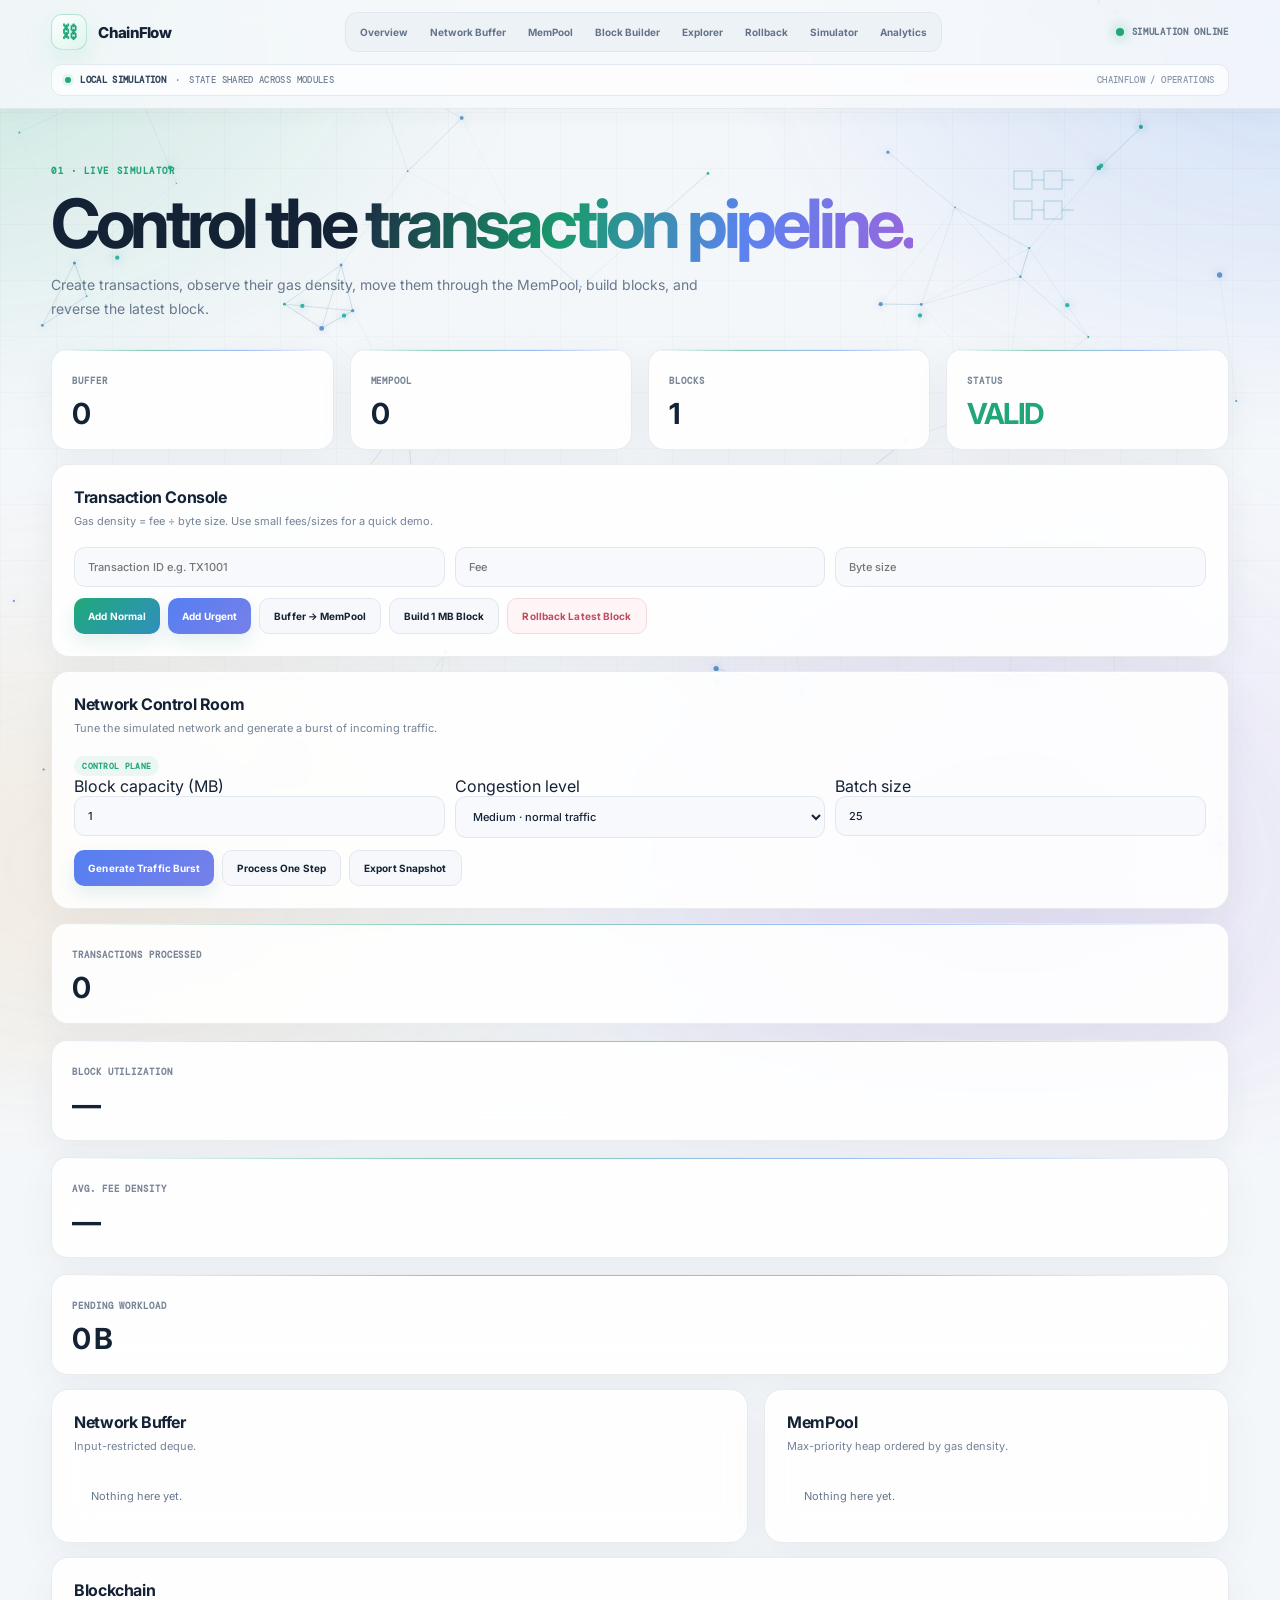
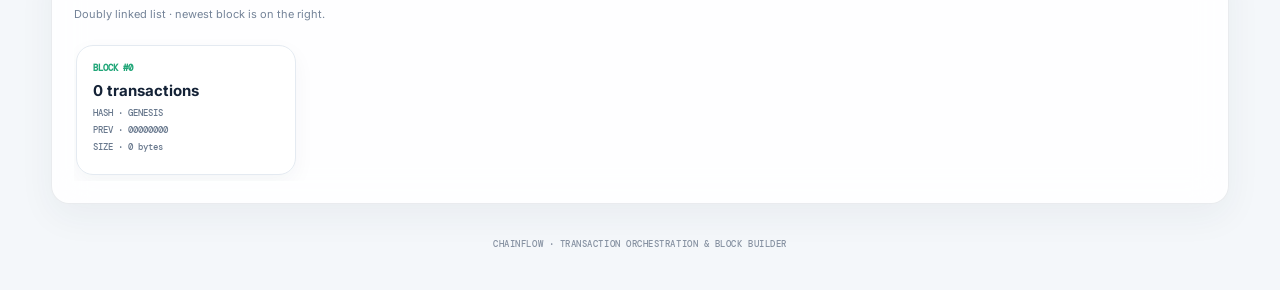
<file: simulator.html>
<!DOCTYPE html><html lang="en"><head><meta charset="UTF-8"><meta name="viewport" content="width=device-width,initial-scale=1.0">
<title>ChainFlow — Simulator</title>
<link rel="preconnect" href="https://fonts.googleapis.com"><link rel="preconnect" href="https://fonts.gstatic.com" crossorigin>
<link href="https://fonts.googleapis.com/css2?family=DM+Mono:wght@400;500;600&family=Inter:wght@400;500;600;700;800&display=swap" rel="stylesheet">
<link rel="stylesheet" href="styles.css"></head><body>
<canvas id="ambient"></canvas>
<div class="nav"><div class="container navin"><div class="brand"><div class="logo"><span>⛓</span></div>ChainFlow</div><nav class="links"><a href="index.html">Overview</a><a href="buffer.html">Network Buffer</a><a href="mempool.html">MemPool</a><a href="builder.html">Block Builder</a><a href="explorer.html">Explorer</a><a href="rollback.html">Rollback</a><a href="simulator.html">Simulator</a><a href="analytics.html">Analytics</a></nav><div class="online">SIMULATION ONLINE</div></div><div class="container"><div class="contextbar"><div class="context-left"><span class="dot"></span><b>LOCAL SIMULATION</b><span>·</span><span>STATE SHARED ACROSS MODULES</span></div><div class="context-right">CHAINFLOW / OPERATIONS</div></div></div></div>
<div class="container">
<section class="hero"><div class="eyebrow">01 · LIVE SIMULATOR</div>
<h1>Control the <span class="grad">transaction pipeline.</span></h1>
<p>Create transactions, observe their gas density, move them through the MemPool, build blocks, and reverse the latest block.</p>
</section>
<section class="grid stats">
<div class="stat"><small>Buffer</small><strong data-buffer-count>0</strong></div>
<div class="stat"><small>MemPool</small><strong data-pool-count>0</strong></div>
<div class="stat"><small>Blocks</small><strong data-block-count>1</strong></div>
<div class="stat"><small>Status</small><strong data-chain-status style="color:var(--green)">VALID</strong></div>
</section>
<section class="card sectiongap"><h2>Transaction Console</h2><div class="sub">Gas density = fee ÷ byte size. Use small fees/sizes for a quick demo.</div>
<div class="formgrid"><input id="txId" placeholder="Transaction ID e.g. TX1001"><input id="txFee" type="number" min="1" placeholder="Fee"><input id="txSize" type="number" min="1" placeholder="Byte size"></div>
<div class="actions" style="margin-top:11px"><button onclick="addTransaction(false)">Add Normal</button><button class="blue" onclick="addTransaction(true)">Add Urgent</button><button class="secondary" onclick="moveBuffer()">Buffer → MemPool</button><button class="secondary" onclick="mineBlock()">Build 1 MB Block</button><button class="danger" onclick="rollbackBlock()">Rollback Latest Block</button></div>
</section>
<section class="card sectiongap"><div class="sectionhead"><div><h2>Network Control Room</h2><div class="sub">Tune the simulated network and generate a burst of incoming traffic.</div></div><span class="badge">CONTROL PLANE</span></div>
<div class="formgrid"><label class="controlfield">Block capacity (MB)<input id="capacityMB" type="number" min="0.01" max="16" step="0.25" value="1"></label><label class="controlfield">Congestion level<select id="congestion"><option value="low">Low · relaxed arrivals</option><option value="medium" selected>Medium · normal traffic</option><option value="high">High · burst traffic</option></select></label><label class="controlfield">Batch size<input id="batchSize" type="number" min="1" max="500" value="25"></label></div>
<div class="actions" style="margin-top:12px"><button class="blue" onclick="generateBatch()">Generate Traffic Burst</button><button class="secondary" onclick="stepSimulation()">Process One Step</button><button class="secondary" onclick="exportSnapshot()">Export Snapshot</button></div></section>
<section class="grid four sectiongap"><div class="stat"><small>Transactions processed</small><strong id="processedCount">0</strong></div><div class="stat"><small>Block utilization</small><strong id="utilization">—</strong></div><div class="stat"><small>Avg. fee density</small><strong id="avgDensity">—</strong></div><div class="stat"><small>Pending workload</small><strong id="pendingBytes">0 B</strong></div></section>
<section class="grid two sectiongap">
<div class="card"><h2>Network Buffer</h2><div class="sub">Input-restricted deque.</div><div id="bufferTable"></div></div>
<div class="card"><h2>MemPool</h2><div class="sub">Max-priority heap ordered by gas density.</div><div id="poolTable"></div></div>
</section>
<section class="card sectiongap"><h2>Blockchain</h2><div class="sub">Doubly linked list · newest block is on the right.</div><div id="chain" class="chain"></div></section>
</div><div class="footer">CHAINFLOW · TRANSACTION ORCHESTRATION & BLOCK BUILDER</div>
<div id="toast" class="toast" style="position:fixed;right:20px;bottom:20px;z-index:80;padding:12px 15px;border:1px solid var(--line);border-radius:12px;background:rgba(251,252,254,.94);box-shadow:var(--shadow);font-size:11px;opacity:0;transform:translateY(10px);transition:.2s;pointer-events:none"></div>
<script src="app.js"></script><script>
function txRows(a){
 if(!a.length)return '<div class="empty">Nothing here yet.</div>';
 return `<div class="tablewrap"><table><thead><tr><th>ID</th><th>Fee</th><th>Size</th><th>Density</th><th>Type</th></tr></thead><tbody>${
 a.map(x=>`<tr><td class="mono">${x.id}</td><td>${x.fee}</td><td>${x.size}</td><td class="mono">${x.density.toFixed(4)}</td><td><span class="badge ${x.urgent?'urgent':''}">${x.urgent?'URGENT':'NORMAL'}</span></td></tr>`).join("")
 }</tbody></table></div>`
}
function chainCards(a){
 return a.map(b=>`<div class="block"><div class="num">BLOCK #${b.index}</div><h3>${b.txs.length} transaction${b.txs.length===1?'':'s'}</h3><p>HASH · ${b.hash}</p><p>PREV · ${b.prev}</p><p>SIZE · ${b.txs.reduce((s,x)=>s+x.size,0)} bytes</p></div>`).join("")
}

window.renderPage=function(){
 const {buffer,pool,chain,stack}=instances();
 const b=document.getElementById("bufferTable"),p=document.getElementById("poolTable"),c=document.getElementById("chain");
 if(b)b.innerHTML=txRows(buffer.items()); if(p)p.innerHTML=txRows(pool.items()); if(c)c.innerHTML=chainCards(chain.items());
 const mined=chain.items().flatMap(x=>x.txs||[]),pending=[...buffer.items(),...pool.items()],latest=chain.tail.data;
 const set=(id,v)=>{const el=document.getElementById(id);if(el)el.textContent=v};
 set("processedCount",mined.length.toLocaleString());set("utilization",latest.index?`${Math.round((latest.txs.reduce((n,t)=>n+t.size,0)/(latest.capacity||1048576))*100)}%`:"—");
 set("avgDensity",pending.length?(pending.reduce((n,t)=>n+t.density,0)/pending.length).toFixed(3):"—");set("pendingBytes",pending.reduce((n,t)=>n+t.size,0).toLocaleString()+" B");
}
</script></body></html>
</file>
<file: styles.css>
:root{
  --bg:#edf1f5; --surface:rgba(255,255,255,.74); --surface-strong:rgba(251,252,254,.9);
  --ink:#172233; --muted:#738093; --line:rgba(28,40,56,.1);
  --green:#21a678; --blue:#4b83f0; --violet:#9368df; --amber:#e4a14a; --red:#d85d73;
  --shadow:0 22px 70px rgba(48,60,78,.12);
  --radius:22px;
}
*{box-sizing:border-box}
html{scroll-behavior:smooth}
body{
 margin:0;color:var(--ink);font-family:Inter,system-ui,-apple-system,sans-serif;
 background:var(--bg);min-height:100vh;overflow-x:hidden;
}
body:before{
 content:"";position:fixed;inset:-22%;z-index:-3;pointer-events:none;
 background:
 radial-gradient(ellipse at 12% 18%,rgba(33,166,120,.26),transparent 25%),
 radial-gradient(ellipse at 86% 18%,rgba(75,131,240,.28),transparent 25%),
 radial-gradient(ellipse at 70% 82%,rgba(147,104,223,.22),transparent 28%),
 radial-gradient(ellipse at 20% 82%,rgba(228,161,74,.18),transparent 24%);
 filter:blur(45px);animation:aurora 18s ease-in-out infinite alternate;
}
body:after{
 content:"";position:fixed;inset:0;z-index:-2;pointer-events:none;
 background:
 linear-gradient(rgba(48,60,78,.04) 1px,transparent 1px),
 linear-gradient(90deg,rgba(48,60,78,.04) 1px,transparent 1px);
 background-size:56px 56px;animation:gridMove 17s linear infinite;
 mask-image:linear-gradient(to bottom,black 0%,rgba(0,0,0,.9) 58%,transparent 100%);
}
#ambient{position:fixed;inset:0;width:100%;height:100%;z-index:-4;pointer-events:none}
@keyframes aurora{0%{transform:translate3d(-3%,-2%,0) scale(1)}50%{transform:translate3d(3%,3%,0) scale(1.06)}100%{transform:translate3d(-1%,4%,0) scale(1.1)}}
@keyframes gridMove{from{background-position:0 0,0 0}to{background-position:56px 56px,-28px 42px}}
.container{width:min(1240px,92%);margin:auto}
.nav{
 position:sticky;top:0;z-index:30;padding:16px 0;
 background:linear-gradient(to bottom,rgba(237,241,245,.95),rgba(237,241,245,.72),transparent);
 backdrop-filter:blur(14px)
}
.navin{display:flex;justify-content:space-between;align-items:center;gap:18px}
.brand{display:flex;align-items:center;gap:11px;font-weight:800;letter-spacing:-.04em}
.logo{width:40px;height:40px;display:grid;place-items:center;border-radius:13px;background:linear-gradient(145deg,rgba(255,255,255,.9),rgba(218,244,234,.82));border:1px solid rgba(33,166,120,.25);box-shadow:0 12px 30px rgba(33,166,120,.12)}
.logo span{font:700 17px "DM Mono";color:var(--green)}
.links{display:flex;gap:6px;padding:5px;border:1px solid var(--line);background:rgba(255,255,255,.44);border-radius:15px}
.links a{color:#667488;text-decoration:none;font-size:11px;font-weight:700;padding:10px 13px;border-radius:10px}
.links a:hover,.links a.active{background:rgba(255,255,255,.86);color:var(--ink);box-shadow:0 6px 18px rgba(40,50,70,.07)}
.online{font:600 10px "DM Mono";letter-spacing:.08em;color:#69788b;display:flex;align-items:center;gap:8px}
.online:before{content:"";width:8px;height:8px;border-radius:50%;background:var(--green);box-shadow:0 0 13px rgba(33,166,120,.8);animation:pulse 1.8s infinite}
@keyframes pulse{50%{opacity:.35;transform:scale(.72)}}
.hero{padding:72px 0 38px;position:relative}
.eyebrow{font:600 10px "DM Mono";letter-spacing:.15em;color:var(--green);text-transform:uppercase}
h1{font-size:clamp(46px,7vw,88px);line-height:.94;letter-spacing:-.075em;margin:15px 0 22px;max-width:980px}
.grad{background:linear-gradient(105deg,#1d2c43 0%,#1a9a6e 37%,#5b83ef 69%,#9368df 96%);-webkit-background-clip:text;background-clip:text;color:transparent}
.hero p{max-width:760px;font-size:16px;line-height:1.75;color:var(--muted);margin:0}
.pills{display:flex;gap:7px;flex-wrap:wrap;margin-top:24px}
.pill{font:600 9px "DM Mono";letter-spacing:.08em;color:#68778a;background:rgba(255,255,255,.48);border:1px solid var(--line);padding:8px 10px;border-radius:999px}
.grid{display:grid;gap:16px}
.stats{grid-template-columns:repeat(4,1fr)}
.stat,.card{
 background:linear-gradient(145deg,rgba(252,253,254,.84),rgba(238,242,247,.62));
 border:1px solid var(--line);border-radius:var(--radius);box-shadow:var(--shadow);
 backdrop-filter:blur(20px);box-shadow:var(--shadow),inset 0 1px 0 rgba(255,255,255,.76)
}
.stat{padding:20px;position:relative;overflow:hidden}
.stat:before{content:"";position:absolute;inset:0 0 auto;height:1px;background:linear-gradient(90deg,transparent,var(--green),var(--blue),transparent);opacity:.55}
.stat small{font:600 10px "DM Mono";color:#7b8798;text-transform:uppercase;letter-spacing:.08em}
.stat strong{display:block;margin-top:8px;font-size:32px;letter-spacing:-.05em}
.card{padding:24px}
.card h2{margin:0;font-size:18px;letter-spacing:-.035em}
.sub{margin:7px 0 18px;color:var(--muted);font-size:12px;line-height:1.6}
.two{grid-template-columns:1.2fr .8fr}
.three{grid-template-columns:repeat(3,1fr)}
.sectiongap{margin-top:16px}
.feature{
 min-height:210px;position:relative;overflow:hidden
}
.feature .num{font:700 11px "DM Mono";color:var(--green)}
.feature h3{margin:10px 0 8px;font-size:20px;letter-spacing:-.04em}
.feature p{color:var(--muted);font-size:12px;line-height:1.65}
.feature .tag{
 position:absolute;right:17px;top:17px;font:600 9px "DM Mono";color:#68778a;padding:7px 9px;border:1px solid var(--line);border-radius:999px;background:rgba(255,255,255,.42)
}
.pipeline{display:flex;align-items:stretch;gap:9px;overflow:auto;padding:5px 0}
.node{min-width:155px;padding:17px;border-radius:17px;background:rgba(255,255,255,.47);border:1px solid var(--line)}
.node b{display:block;font-size:12px}.node span{display:block;color:var(--muted);font:500 10px "DM Mono";margin-top:6px}.arrow{display:grid;place-items:center;color:var(--green);font-size:20px}
.quote{font-size:17px;line-height:1.55;letter-spacing:-.025em;margin:0;color:#334154}
.mini{font:500 10px "DM Mono";color:#7d8898}
.formgrid{display:grid;grid-template-columns:1fr 1fr 1fr;gap:10px}
input,select{
 width:100%;padding:13px 14px;border:1px solid var(--line);border-radius:13px;outline:none;
 background:rgba(226,231,237,.5);color:var(--ink);font:500 12px Inter
}
input:focus,select:focus{border-color:rgba(75,131,240,.42);box-shadow:0 0 0 4px rgba(75,131,240,.08)}
button{border:0;border-radius:13px;padding:12px 15px;font:700 11px Inter;cursor:pointer;color:#fff;background:linear-gradient(135deg,#1fa97a,#318fbe);box-shadow:0 8px 18px rgba(41,136,130,.12);transition:.2s transform,.2s box-shadow}
button:hover{transform:translateY(-2px);box-shadow:0 13px 26px rgba(41,136,130,.17)}
button.secondary{background:rgba(255,255,255,.52);color:var(--ink);border:1px solid var(--line);box-shadow:none}
button.blue{background:linear-gradient(135deg,#557ff1,#7780e9)}
button.violet{background:linear-gradient(135deg,#8a65d9,#b06ddd)}
button.danger{background:rgba(216,93,115,.1);color:#bf4c61;border:1px solid rgba(216,93,115,.16);box-shadow:none}
.actions{display:flex;gap:8px;flex-wrap:wrap}
.tablewrap{overflow:auto;border:1px solid var(--line);border-radius:15px;background:rgba(255,255,255,.27)}
table{width:100%;border-collapse:collapse;min-width:560px}
th,td{text-align:left;padding:12px 13px;border-bottom:1px solid var(--line);font-size:11px}
th{font:600 9px "DM Mono";letter-spacing:.08em;text-transform:uppercase;color:#7a8799}
tr:last-child td{border-bottom:0}
.mono{font-family:"DM Mono"}
.badge{display:inline-flex;padding:5px 8px;border-radius:999px;font:600 9px "DM Mono";color:var(--green);background:rgba(33,166,120,.08)}
.badge.urgent{color:#a37420;background:rgba(228,161,74,.18)}
.empty{padding:17px;color:var(--muted);font-size:11px}
.chain{display:flex;gap:12px;overflow:auto;padding:6px 2px}
.block{min-width:220px;padding:16px;border-radius:17px;border:1px solid var(--line);background:linear-gradient(145deg,rgba(255,255,255,.74),rgba(237,239,247,.6))}
.block .num{font:600 9px "DM Mono";color:var(--green)} .block h3{font-size:15px;margin:7px 0}.block p{font:500 9px "DM Mono";color:var(--muted);margin:5px 0}
.bar{height:9px;border-radius:99px;background:rgba(35,52,70,.08);overflow:hidden}.fill{height:100%;border-radius:99px;background:linear-gradient(90deg,var(--green),var(--blue),var(--violet));transition:width .7s}
.barrow{display:grid;grid-template-columns:80px 1fr 80px;gap:9px;align-items:center;font:600 9px "DM Mono";margin:11px 0;color:#6f7c8d}
.result{padding:13px 14px;border-radius:13px;background:linear-gradient(135deg,rgba(33,166,120,.07),rgba(86,113,239,.06));border:1px solid rgba(33,166,120,.12);font-size:11px;line-height:1.65}
.stack{display:flex;flex-direction:column;gap:7px}
.stackitem{padding:9px 11px;border-radius:10px;border:1px solid var(--line);background:rgba(255,255,255,.4);font:600 9px "DM Mono";color:#647287}
.chart{height:200px;display:flex;align-items:flex-end;gap:7px;padding:12px;border:1px solid var(--line);border-radius:15px;background:rgba(255,255,255,.24)}
.chart i{flex:1;display:block;border-radius:7px 7px 2px 2px;background:linear-gradient(to top,var(--green),var(--blue));opacity:.75}
.footer{padding:34px 0 40px;color:#8792a2;text-align:center;font:500 9px "DM Mono";letter-spacing:.06em}
@media(max-width:950px){.stats{grid-template-columns:1fr 1fr}.two{grid-template-columns:1fr}.three{grid-template-columns:1fr}}
@media(max-width:650px){.navin{align-items:flex-start}.links{overflow:auto;max-width:70%}.online{display:none}.formgrid{grid-template-columns:1fr}h1{font-size:52px}}

.toast.show{opacity:1 !important;transform:translateY(0) !important}

.executive h2{font-size:24px;line-height:1.2;letter-spacing:-.045em;max-width:620px;margin-top:9px}
.executive p{font-size:12px;line-height:1.75;color:var(--muted);max-width:650px}
.objective{margin-top:18px;padding:13px 14px;border-left:2px solid var(--green);background:linear-gradient(90deg,rgba(33,166,120,.07),transparent);border-radius:0 12px 12px 0}
.objective span{display:block;font:600 9px "DM Mono";letter-spacing:.12em;color:var(--green);margin-bottom:5px}
.objective b{font-size:11px;line-height:1.55;color:#415066}
.specgrid{display:grid;grid-template-columns:1fr 1fr;gap:9px;margin-top:14px}
.specgrid div{padding:12px;border:1px solid var(--line);border-radius:13px;background:rgba(255,255,255,.36)}
.specgrid span{display:block;font:600 8px "DM Mono";letter-spacing:.08em;color:#7b8797;margin-bottom:6px}
.specgrid b{font-size:11px}
@media(max-width:650px){.specgrid{grid-template-columns:1fr}.executive h2{font-size:21px}}

/* Product-style overview refinements */
.hero{padding-top:78px;padding-bottom:42px}
.hero h1{max-width:1030px}
.executive{min-height:250px}
.executive h2{font-size:26px;max-width:640px}
.executive p{max-width:670px}
.feature{transition:transform .22s ease,box-shadow .22s ease,border-color .22s ease}
.feature:hover{transform:translateY(-5px);border-color:rgba(75,131,240,.16);box-shadow:0 28px 75px rgba(48,60,78,.15)}
.node{transition:transform .22s ease,background .22s ease,box-shadow .22s ease}
.node:hover{transform:translateY(-3px);background:rgba(255,255,255,.68);box-shadow:0 12px 28px rgba(48,60,78,.08)}

/* Professional operations interface layer */
:root{--bg:#f4f7fa;--ink:#142236;--muted:#68788d;--line:rgba(29,48,72,.12);--shadow:0 14px 42px rgba(26,47,74,.075);--radius:18px}
body:before,body:after,#ambient{z-index:0}
#ambient{opacity:.72;mix-blend-mode:multiply}
.nav,.container,.footer{position:relative;z-index:1}
/* Subtle moving network atmosphere on the light professional theme */
body:before{animation:aurora 22s ease-in-out infinite alternate;will-change:transform}
body:after{opacity:.55}
@media(prefers-reduced-motion:reduce){body:before,body:after{animation:none!important}html{scroll-behavior:auto}}
.nav{padding:12px 0;background:rgba(247,249,252,.82);border-bottom:1px solid rgba(30,50,75,.08);box-shadow:0 5px 24px rgba(32,52,75,.035)}
.navin{gap:14px}.brand{font-size:15px;letter-spacing:-.045em}.logo{width:36px;height:36px;border-radius:11px}
.links{gap:2px;padding:4px;background:#edf2f7;border-color:#e0e7ef;border-radius:12px;max-width:calc(100vw - 310px)}
.links a{white-space:nowrap;font-size:10px;padding:9px 10px;color:#63748a}.links a.active{background:white;color:#17283e;box-shadow:0 2px 8px rgba(24,44,66,.08)}
.online{font-size:9px;white-space:nowrap}
.hero{padding:56px 0 28px}.eyebrow{font-size:9px;letter-spacing:.17em}.hero h1{font-size:clamp(40px,5.4vw,68px);line-height:1.02;letter-spacing:-.065em;margin:12px 0 15px}.hero p{font-size:14px;max-width:690px;line-height:1.7}
.stat,.card{background:rgba(255,255,255,.88);border:1px solid rgba(29,48,72,.09);box-shadow:0 12px 36px rgba(31,53,79,.055),inset 0 1px rgba(255,255,255,.95);backdrop-filter:blur(18px)}
.stat{padding:18px 20px;border-radius:16px}.stat small{font-size:9px;letter-spacing:.1em}.stat strong{font-size:29px;letter-spacing:-.055em}
.card{padding:22px;border-radius:18px}.card h2{font-size:16px;letter-spacing:-.025em}.sub{font-size:11px;color:#748398;margin:6px 0 16px}
input,select{background:#f7f9fc;border:1px solid #e0e7ef;border-radius:11px;padding:12px 13px;font-size:11px}input:focus,select:focus{background:#fff;border-color:#80a9e8;box-shadow:0 0 0 3px rgba(75,131,240,.09)}
button{border-radius:10px;padding:11px 14px;font-size:10px;letter-spacing:.01em}button:hover{transform:translateY(-1px)}button.secondary{background:#f6f8fb;border-color:#e1e7ef}button.danger{background:#fff5f6;border-color:#f2d9de}
.tablewrap{background:#fff;border-color:#e6ebf1;border-radius:12px}th{background:#f7f9fc;color:#718198;font-size:8px}td{font-size:10px;color:#33445a}tbody tr:hover{background:#f8fbff}
.badge{font-size:8px;letter-spacing:.04em}.block{background:#fff;border-color:#e4eaf1;box-shadow:0 8px 22px rgba(31,53,79,.045);transition:.2s}.block:hover{transform:translateY(-3px);box-shadow:0 15px 30px rgba(31,53,79,.09);border-color:#b9cbe0}
.node{background:#fff;border-color:#e4eaf1}.feature{min-height:190px}.feature p{font-size:11px}.sectiongap{margin-top:14px}
/* compact context ribbon inserted across module pages */
.contextbar{display:flex;align-items:center;justify-content:space-between;gap:12px;margin:12px auto 0;padding:9px 13px;border:1px solid #e2e9f1;border-radius:11px;background:rgba(255,255,255,.68);color:#718096;font:500 9px 'DM Mono';letter-spacing:.04em}
.contextbar .context-left{display:flex;align-items:center;gap:9px}.contextbar .dot{width:6px;height:6px;border-radius:50%;background:#21a678;box-shadow:0 0 0 3px rgba(33,166,120,.1)}.contextbar b{color:#31445b;font-weight:600}.contextbar .context-right{color:#8a97a8}
@media(max-width:950px){.links{max-width:70vw}.navin{flex-wrap:wrap}.online{margin-left:auto}}
@media(max-width:650px){.nav{padding:10px 0}.navin{align-items:center}.links{max-width:100%;width:100%;order:3}.links a{padding:8px 9px}.hero{padding:38px 0 22px}.hero h1{font-size:43px}.contextbar{align-items:flex-start;flex-direction:column}.stats{grid-template-columns:1fr 1fr}}

/* Full-site blockchain data-flow atmosphere */
#ambient{z-index:0!important;opacity:1!important;mix-blend-mode:multiply;display:block}
body:before{z-index:0!important;opacity:.78;animation:aurora 24s ease-in-out infinite alternate}
body:after{z-index:0!important;opacity:.64;animation:gridMove 34s linear infinite}
.nav,.container,.footer{position:relative;z-index:1}
@media(prefers-reduced-motion:reduce){body:before,body:after{animation:none!important}}
</file>
